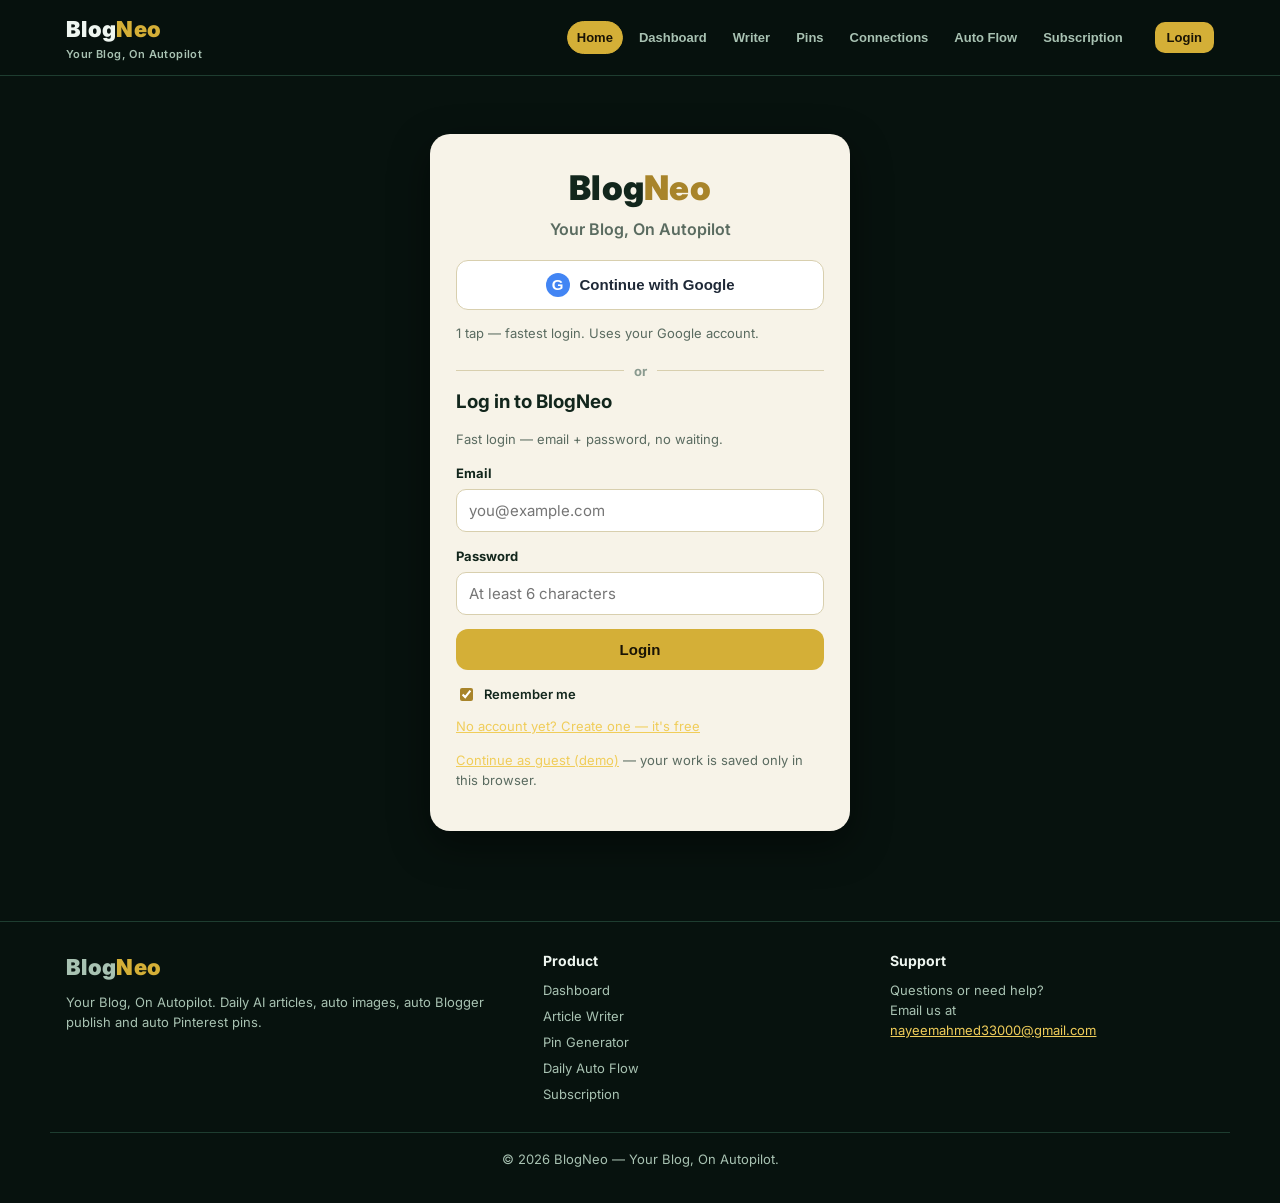
<file: index.html>
<!DOCTYPE html>
<html lang="en">
<head>
<meta charset="UTF-8">
<meta name="viewport" content="width=device-width, initial-scale=1.0">
<title>BlogNeo — Your Blog, On Autopilot</title>
<meta name="description" content="BlogNeo — Daily AI article, auto image, auto Blogger publish and auto Pinterest SEO + publish. Blog + Pinterest, full auto.">
<meta name="theme-color" content="#07120e">
<link rel="icon" href="data:image/svg+xml,%3Csvg xmlns='http://www.w3.org/2000/svg' viewBox='0 0 64 64'%3E%3Crect width='64' height='64' rx='14' fill='%2307120e'/%3E%3Ctext x='32' y='45' font-family='Arial,sans-serif' font-size='36' font-weight='900' fill='%23d4af37' text-anchor='middle'%3EB%3C/text%3E%3C/svg%3E">
<meta property="og:title" content="BlogNeo — Your Blog, On Autopilot">
<meta property="og:description" content="BlogNeo writes a daily SEO article, makes the images, publishes it to your Blogger blog, and publishes SEO pins to Pinterest — every day, on autopilot.">
<meta property="og:type" content="website">
<meta name="twitter:card" content="summary">
<meta name="twitter:title" content="BlogNeo — Your Blog, On Autopilot">
<meta name="twitter:description" content="BlogNeo writes a daily SEO article, makes the images, publishes it to your Blogger blog, and publishes SEO pins to Pinterest — every day, on autopilot.">
<link rel="preconnect" href="https://fonts.googleapis.com">
<link rel="preconnect" href="https://fonts.gstatic.com" crossorigin>
<link href="https://fonts.googleapis.com/css2?family=Inter:wght@400;600;700;800;900&display=swap" rel="stylesheet">
<link rel="stylesheet" href="styles.css">
</head>
<body>
<div id="bootSplash" class="boot-splash" aria-hidden="true">
  <div class="boot-logo">Blog<span>Neo</span></div>
  <div class="boot-spinner"></div>
  <p>Loading BlogNeo…</p>
</div>
<header class="topbar">
  <div class="topbar-in">
    <div class="logo">Blog<span>Neo</span><small>Your Blog, On Autopilot</small></div>
    <nav class="nav" id="nav">
      <button data-page="landing" class="active">Home</button>
      <button data-page="dashboard">Dashboard</button>
      <button data-page="writer">Writer</button>
      <button data-page="pins">Pins</button>
      <button data-page="connections">Connections</button>
      <button data-page="autoflow">Auto Flow</button>
      <button data-page="subscription">Subscription</button>
    </nav>
    <div class="auth-area" id="authArea">
      <button class="profile-btn" id="authProfileBtn" style="display:none" onclick="go('profile')" title="Your profile">
        <span class="avatar" id="authAvatar">B</span>
        <span class="auth-email" id="authEmail"></span>
      </button>
      <button class="btn small" id="btnLoginNav" onclick="go('login')">Login</button>
      <button class="btn small ghost" id="btnLogoutNav" style="display:none" onclick="logout()">Logout</button>
    </div>
  </div>
</header>

<main class="wrap">

<!-- LOGIN — fast login, first screen when logged out -->
<section class="page" id="page-login">
  <div class="login-card">
    <div class="login-logo">Blog<span>Neo</span></div>
    <p class="login-tag">Your Blog, On Autopilot</p>
    <button class="btn google-btn" onclick="loginWithGoogle()">
      <span class="g-logo">G</span> Continue with Google
    </button>
    <p class="small muted" id="googleNote">1 tap — fastest login. Uses your Google account.</p>
    <div class="divider"><span>or</span></div>
    <h3 id="authTitle" style="margin:4px 0 2px">Log in to BlogNeo</h3>
    <p class="small muted" id="authSub">Fast login — email + password, no waiting.</p>
    <label for="authName" id="authNameLabel" style="display:none">Your name</label>
    <input id="authName" placeholder="Your name" style="display:none" autocomplete="name">
    <label for="authEmailInput">Email</label>
    <input id="authEmailInput" type="email" placeholder="you@example.com" autocomplete="email">
    <label for="authPassword">Password</label>
    <input id="authPassword" type="password" placeholder="At least 6 characters" autocomplete="current-password">
    <p class="small" id="authError" style="color:#c0392b;display:none"></p>
    <button class="btn" id="authSubmit" style="width:100%;margin-top:14px" onclick="submitAuth()">Login</button>
    <label class="remember"><input type="checkbox" id="rememberMe" checked> Remember me</label>
    <p class="small" style="margin-top:12px"><a href="#" onclick="toggleAuthMode();return false;" id="authToggleLink">No account yet? Create one — it's free</a></p>
    <p class="small muted"><a href="#" onclick="continueAsGuest();return false;">Continue as guest (demo)</a> — your work is saved only in this browser.</p>
  </div>
</section>

<!-- EMAIL VERIFICATION -->
<section class="page" id="page-verify">
  <div class="login-card">
    <div class="login-logo">Blog<span>Neo</span></div>
    <h3 style="margin:6px 0 2px">Check your email</h3>
    <p class="small muted" id="verifyText">We sent a 6-digit code to your email. Enter it below — it expires in 10 minutes.</p>
    <label for="verifyCode">6-digit code</label>
    <input id="verifyCode" inputmode="numeric" maxlength="6" placeholder="••••••" autocomplete="one-time-code" style="letter-spacing:8px;font-size:22px;text-align:center">
    <p class="small" id="verifyError" style="color:#c0392b;display:none"></p>
    <button class="btn" style="width:100%;margin-top:14px" onclick="submitVerify()">Verify &amp; Log In</button>
    <div class="row" style="margin-top:12px">
      <button class="btn ghost small" onclick="resendCode()" id="resendBtn">Resend Code</button>
      <button class="btn ghost small" onclick="go('login')">Back to Login</button>
    </div>
    <p class="small muted" id="verifyNote">3 attempts max per code. Didn't get it? Check spam, then tap Resend.</p>
  </div>
</section>

<!-- PROFILE -->
<section class="page" id="page-profile">
  <div class="profile-card">
    <h2>Your Profile</h2>
    <p class="muted">Your name, address and contact number — shown only to you.</p>
    <div class="profile-head">
      <span class="avatar big" id="profileAvatar">B</span>
      <div>
        <div class="profile-head-name" id="profileHeadName">—</div>
        <div class="small muted" id="profileHeadEmail">—</div>
      </div>
      <span class="badge off" id="profilePlan">Free</span>
    </div>
    <label for="profileName">Name</label>
    <input id="profileName" placeholder="Your name" autocomplete="name" maxlength="100">
    <label for="profileEmail">Email</label>
    <input id="profileEmail" type="email" disabled>
    <p class="small muted">Your email cannot be changed — it is your login identity.</p>
    <label for="profileAddress">Address</label>
    <textarea id="profileAddress" placeholder="Your address" maxlength="500"></textarea>
    <label for="profilePhone">Contact Number</label>
    <input id="profilePhone" type="tel" placeholder="+880 1XXX-XXXXXX" autocomplete="tel" maxlength="20">
    <p class="small" id="profileError" style="color:#c0392b;display:none"></p>
    <div class="row" style="margin-top:16px">
      <button class="btn" id="profileSaveBtn" onclick="saveProfile()">Save Profile</button>
      <button class="btn ghost" onclick="go('dashboard')">Back to Dashboard</button>
    </div>
    <p class="small muted" id="profileSince" style="margin-top:14px"></p>
  </div>
</section>

<!-- LANDING -->
<section class="page active" id="page-landing">
  <div class="hero">
    <div class="hero-copy">
    <span class="pill">Blog + Pinterest, Full Auto</span>
    <h1>BlogNeo — Blog + Pinterest,<br><em>Full Auto</em></h1>
    <p>Pick a niche once. BlogNeo writes a daily SEO article, makes the images, publishes it to your Blogger blog, and publishes SEO pins to Pinterest — every day, on autopilot.</p>
    <div class="row" style="margin-top:18px">
      <button class="btn" onclick="go('writer')">Get Started — Write My First Article</button>
      <button class="btn ghost" onclick="go('autoflow')">See Daily Auto Flow</button>
    </div>
    <p class="trust"><span>Free to start</span><span class="trust-sep">·</span><span>Real AI articles</span><span class="trust-sep">·</span><span>Secure OAuth</span><span class="trust-sep">·</span><span>No card needed</span></p>
    <p class="small muted" style="margin-top:12px">No writing. No designing. No manual posting. Free to start — Pro ৳499/month for daily auto.</p>
    </div>
    <div class="preview" aria-hidden="true">
      <div class="preview-head"><span class="dot"></span><span class="dot"></span><span class="dot"></span><span class="preview-title">BlogNeo Dashboard</span></div>
      <div class="preview-row"><span>Blogger</span><span class="badge on">Connected</span></div>
      <div class="preview-row"><span>Pinterest</span><span class="badge on">Connected</span></div>
      <div class="preview-row"><span>Daily Auto Flow</span><span class="badge on">ON</span></div>
      <div class="preview-row"><span>Latest article</span><span class="preview-latest">Cozy small bedroom decor ideas</span></div>
    </div>
  </div>

  <div class="grid g3">
    <div class="card"><h3><svg class="ico" viewBox="0 0 24 24" fill="none" stroke="currentColor" stroke-width="2" stroke-linecap="round" stroke-linejoin="round" aria-hidden="true"><path d="M14 2H6a2 2 0 0 0-2 2v16a2 2 0 0 0 2 2h12a2 2 0 0 0 2-2V8z"/><path d="M14 2v6h6"/><line x1="8" y1="13" x2="16" y2="13"/><line x1="8" y1="17" x2="13" y2="17"/></svg>Daily AI Article</h3><p>Daily SEO articles from your niche — up to your plan's daily limit (Free 5/day, Pro 10/day) — H1, sections, tips, FAQ, meta description and slug, ready to publish.</p></div>
    <div class="card"><h3><svg class="ico" viewBox="0 0 24 24" fill="none" stroke="currentColor" stroke-width="2" stroke-linecap="round" stroke-linejoin="round" aria-hidden="true"><rect x="3" y="3" width="18" height="18" rx="2"/><circle cx="8.5" cy="8.5" r="1.5"/><path d="M21 15l-5-5L5 21"/></svg>Auto Image</h3><p>Cover + section images generated with every article. Clearly labelled as generated images.</p></div>
    <div class="card"><h3><svg class="ico" viewBox="0 0 24 24" fill="none" stroke="currentColor" stroke-width="2" stroke-linecap="round" stroke-linejoin="round" aria-hidden="true"><path d="M22 2L11 13"/><path d="M22 2l-7 20-4-9-9-4z"/></svg>Auto Blogger Publish</h3><p>Articles publish straight to your connected Blogger blog. No copy-paste.</p></div>
    <div class="card"><h3><svg class="ico" viewBox="0 0 24 24" fill="none" stroke="currentColor" stroke-width="2" stroke-linecap="round" stroke-linejoin="round" aria-hidden="true"><path d="M21 10c0 7-9 12-9 12s-9-5-9-12a9 9 0 0 1 18 0z"/><circle cx="12" cy="10" r="3"/></svg>Auto Pinterest SEO + Publish</h3><p>3 pin designs per article, with SEO title, description, hashtags and board — published to Pinterest.</p></div>
    <div class="card"><h3><svg class="ico" viewBox="0 0 24 24" fill="none" stroke="currentColor" stroke-width="2" stroke-linecap="round" stroke-linejoin="round" aria-hidden="true"><circle cx="12" cy="12" r="10"/><path d="M12 6v6l4 2"/></svg>Daily Auto Flow</h3><p>Set a niche and a time once. BlogNeo runs every day at that time.</p></div>
    <div class="card"><h3><svg class="ico" viewBox="0 0 24 24" fill="none" stroke="currentColor" stroke-width="2" stroke-linecap="round" stroke-linejoin="round" aria-hidden="true"><rect x="1" y="4" width="22" height="16" rx="2"/><line x1="1" y1="10" x2="23" y2="10"/></svg>Subscription</h3><p>Free to try. Pro ৳499/month unlocks 5 blogs, 5 Pinterest accounts and the daily auto flow.</p></div>
  </div>

  <h2 style="margin-top:34px">Simple pricing</h2>
  <div class="grid g2">
    <div class="card"><h3>Free</h3><div class="price">৳0<small> / month</small></div>
      <ul class="check"><li>1 blog — 5 articles / day</li><li>1 Pinterest account — 3 pins / day</li><li>Manual pins</li><li>No daily auto flow</li></ul>
      <button class="btn ghost" onclick="go('subscription')">Start Free</button></div>
    <div class="card" style="border-color:var(--gold)"><h3>Pro <span class="badge demo">Most popular</span></h3><div class="price">৳499<small> / month</small></div>
      <ul class="check"><li>5 blogs — 10 articles / day each</li><li>5 Pinterest accounts — 6 pins / day each</li><li>Daily auto article</li><li>Auto pins — Pinterest SEO + publish</li><li>Auto Blogger publish</li></ul>
      <button class="btn" onclick="go('subscription')">Upgrade to Pro</button></div>
  </div>

  <h2 style="margin-top:34px">How it works</h2>
  <div class="grid g3">
    <div class="card step"><span class="step-num">1</span><h3>Connect</h3><p>Connect your Blogger blog and Pinterest account in Connections. One tap each — just sign in and approve.</p></div>
    <div class="card step"><span class="step-num">2</span><h3>Pick a niche</h3><p>Enter a niche in Daily Auto Flow, pick a time, and turn it on.</p></div>
    <div class="card step"><span class="step-num">3</span><h3>Done</h3><p>Every day BlogNeo writes, makes images, publishes to Blogger and pins to Pinterest — on autopilot.</p></div>
  </div>
</section>

<!-- DASHBOARD -->
<section class="page" id="page-dashboard">
  <h2>Dashboard</h2><p>Your BlogNeo at a glance.</p>
  <div class="guest-banner" id="guestBanner" style="display:none">Guest demo — your work is saved only in this browser. <a href="#" onclick="go('login');return false;">Log in</a> to save it to your account.</div>
  <div class="grid g4">
    <div class="card"><div class="muted small">Articles Published</div><div class="big" id="statArticles">0</div></div>
    <div class="card"><div class="muted small">Pins Published</div><div class="big" id="statPins">0</div></div>
    <div class="card"><div class="muted small">Blogger</div><div class="big" id="statBlogger">Not connected</div></div>
    <div class="card"><div class="muted small">Pinterest</div><div class="big" id="statPinterest">Not connected</div></div>
  </div>
  <div class="grid g2" style="margin-top:14px">
    <div class="card"><h3>Daily Auto Flow</h3><p id="dashAuto">Off — turn it on in Daily Auto Flow.</p><button class="btn small" onclick="go('autoflow')">Open Daily Auto Flow</button></div>
    <div class="card"><h3>Your plan</h3><p id="dashPlan">Free plan</p><button class="btn small ghost" onclick="go('subscription')">View Subscription</button></div>
  </div>
  <div class="card" style="margin-top:14px"><h3>Latest article</h3><p id="dashLatest">No article yet. Generate one in Article Writer.</p><button class="btn small" onclick="go('writer')">Go to Article Writer</button></div>
  <div class="card" style="margin-top:14px" id="adsCard">
    <div style="display:flex;justify-content:space-between;align-items:center;gap:10px;flex-wrap:wrap">
      <h3 style="margin:0"><svg class="ico" viewBox="0 0 24 24" fill="none" stroke="currentColor" stroke-width="2" stroke-linecap="round" stroke-linejoin="round" aria-hidden="true"><line x1="12" y1="20" x2="12" y2="10"/><line x1="18" y1="20" x2="18" y2="4"/><line x1="6" y1="20" x2="6" y2="16"/></svg>Adsterra Earnings</h3>
      <span class="ads-range">
        <button class="btn small ghost" id="adsRange7" onclick="setAdsRange(7)">7 days</button>
        <button class="btn small ghost" id="adsRange30" onclick="setAdsRange(30)">30 days</button>
        <button class="btn small" onclick="loadAdStats(state.adsRange||30)">Refresh</button>
      </span>
    </div>
    <div id="adsBody"><p class="muted">Loading Adsterra stats…</p></div>
  </div>
  <div class="card" style="margin-top:14px"><h3>Recent activity</h3><div class="log" id="dashLog"><div>No activity yet.</div></div><button class="btn small ghost" onclick="clearLog()">Clear log</button></div>
</section>

<!-- ARTICLE WRITER -->
<section class="page" id="page-writer">
  <h2>Article Writer</h2><p>Enter a topic. BlogNeo writes a full SEO article and makes 3 images for it.</p>
  <label for="topic">Topic / Niche</label>
  <input id="topic" placeholder="Example: Cozy small bedroom decor ideas" value="Cozy small bedroom decor ideas">
  <div class="row">
    <div><label for="lang">Language</label><select id="lang"><option>English</option><option>Bangla (English script)</option></select></div>
    <div><label for="words">Word count</label><select id="words"><option>1000-1200</option><option selected>1200-1500</option><option>800-1000</option></select></div>
  </div>
  <div class="row">
    <div><label for="writerBlog">Publish to blog</label><select id="writerBlog"><option value="" disabled selected>Connect Blogger first</option></select></div>
  </div>
  <p class="small" id="writerUsage"></p>
  <div class="row" style="margin-top:16px">
    <button class="btn" onclick="generateArticle()">Generate Article + Images</button>
    <button class="btn ghost" onclick="saveDraft()">Save as Draft</button>
    <button class="btn green" onclick="publishArticle()">Publish to Blogger</button>
  </div>
  <p class="small muted" id="writerNote">Articles are generated by real AI (Workers AI) on the BlogNeo server — generation takes up to about 90 seconds. If the AI is unavailable, an offline template is used and clearly labelled as such. Images: 1 real AI cover image per article; canvas placeholders fill in when the image model fails.</p>
  <div id="articleOut" style="display:none;margin-top:18px">
    <h3 id="articleTitle"></h3>
    <p class="small muted" id="articleMeta"></p>
    <div class="article" id="articleText"></div>
    <h3 style="margin-top:18px">Generated images <span class="badge demo">Generated image</span></h3>
    <div class="grid g3" id="articleImages"></div>
    <div class="row" style="margin-top:12px">
      <button class="btn small" onclick="copyArticle()">Copy Article</button>
      <button class="btn small ghost" onclick="downloadArticle()">Download as .txt</button>
      <button class="btn small green" onclick="go('pins'); buildPinsFromArticle()">Make Pinterest Pins From This Article →</button>
    </div>
  </div>
</section>

<!-- PIN GENERATOR -->
<section class="page" id="page-pins">
  <h2>Pin Generator</h2><p>3 Pinterest pin designs from your article, with SEO title, description and hashtags.</p>
  <label for="pinTopic">Article topic (for the pins)</label>
  <input id="pinTopic" placeholder="Example: Cozy small bedroom decor ideas" value="Cozy small bedroom decor ideas">
  <div class="row">
    <div><label for="pinAccount">Pinterest account</label><select id="pinAccount"><option value="" disabled selected>Connect Pinterest first</option></select></div>
    <div><label for="pinBoard">Pinterest board</label><select id="pinBoard"><option value="" disabled selected>Pick an account first</option></select></div>
  </div>
  <p class="small" id="pinsUsage"></p>
  <div class="row" style="margin-top:16px">
    <button class="btn" onclick="generatePins()">Generate 3 Pins</button>
    <button class="btn green" onclick="publishPins()">Publish to Pinterest</button>
  </div>
  <p class="small muted">Pin size: 1000 × 1500 (2:3, Pinterest standard).</p>
  <div id="pinOut" style="display:none;margin-top:18px">
    <div class="grid g3" id="pinDesigns"></div>
    <div class="card" style="margin-top:14px"><h3>Selected pin — SEO for Pinterest</h3>
      <p class="small muted">Click a pin above to choose which one publishes.</p>
      <p><b>Title:</b> <span id="pinTitle"></span></p>
      <p><b>Description:</b> <span id="pinDesc"></span></p>
      <p><b>Hashtags:</b> <span id="pinTags"></span></p>
      <button class="btn small" onclick="copyPinSeo()">Copy SEO Text</button>
    </div>
  </div>
</section>

<!-- CONNECTIONS -->
<section class="page" id="page-connections">
  <h2>Connections</h2><p>Connect your Blogger blog and Pinterest account. Real OAuth pages open in a new tab.</p>
  <div class="grid g2">
    <div class="card"><h3><svg class="ico" viewBox="0 0 24 24" fill="none" stroke="currentColor" stroke-width="2" stroke-linecap="round" stroke-linejoin="round" aria-hidden="true"><circle cx="12" cy="12" r="10"/><line x1="2" y1="12" x2="22" y2="12"/><path d="M12 2a15.3 15.3 0 0 1 4 10 15.3 15.3 0 0 1-4 10 15.3 15.3 0 0 1-4-10 15.3 15.3 0 0 1 4-10z"/></svg>Blogger</h3><p>Status: <span class="badge off" id="badgeBlogger">Not connected</span></p>
      <p class="small muted">Connect your Blogger blog so articles can publish automatically. Connection state comes from the BlogNeo server — no manual marking.</p>
      <div class="row"><button class="btn small" id="btnConnectBlogger" onclick="connectBlogger()">Connect Blogger</button></div>
      <div id="blogList" style="margin-top:10px"></div>
      <div id="blogPicker" style="display:none; margin-top:10px">
        <label for="blogSelect">Add a blog</label>
        <select id="blogSelect"></select>
        <div class="row" style="margin-top:8px"><button class="btn small" id="blogSaveBtn" onclick="selectBlog()">Add Blog</button></div>
        <p class="small muted" id="blogLockNote"></p>
      </div>
      <button class="btn small ghost" onclick="disconnect('blogger')" style="margin-top:8px">Disconnect</button></div>
    <div class="card"><h3><svg class="ico" viewBox="0 0 24 24" fill="none" stroke="currentColor" stroke-width="2" stroke-linecap="round" stroke-linejoin="round" aria-hidden="true"><path d="M21 10c0 7-9 12-9 12s-9-5-9-12a9 9 0 0 1 18 0z"/><circle cx="12" cy="10" r="3"/></svg>Pinterest</h3><p>Status: <span class="badge off" id="badgePinterest">Not connected</span></p>
      <p class="small muted" id="pinterestAccountLine" style="display:none">Account: <b id="pinterestAccountName"></b></p>
      <p class="small muted">Connect Pinterest so pins can publish automatically. Connection state comes from the BlogNeo server — no manual marking.</p>
      <div class="row"><button class="btn small" id="btnConnectPinterest" onclick="connectPinterest()">Connect Pinterest</button></div>
      <div id="pinAccountList" style="margin-top:10px"></div>
      <p class="small muted" id="pinLimitNote"></p>
      <button class="btn small ghost" id="btnAddPinterest" style="display:none;margin-top:8px" onclick="connectPinterest()">Connect another account</button>
      <button class="btn small ghost" onclick="disconnect('pinterest')" style="margin-top:8px">Disconnect</button></div>
    <div class="card" style="grid-column:1/-1"><h3><svg class="ico" viewBox="0 0 24 24" fill="none" stroke="currentColor" stroke-width="2" stroke-linecap="round" stroke-linejoin="round" aria-hidden="true"><line x1="12" y1="20" x2="12" y2="10"/><line x1="18" y1="20" x2="18" y2="4"/><line x1="6" y1="20" x2="6" y2="16"/></svg>Adsterra — see your ad earnings</h3><p>Status: <span class="badge off" id="badgeAdsterra">Not connected</span> <span class="small muted" id="adsTokenSaved" style="display:none">Token saved — your earnings show on the Dashboard.</span></p>
      <p class="small muted">Paste your Adsterra API token to see your ad earnings on the Dashboard. Get it from your Adsterra account → Settings → API. The token stays on the BlogNeo server, encrypted — it is never shown again. <b>Important:</b> Adsterra allows only one valid token at a time — paste the SAME token you already use in your other tools. Generating a new token would stop your earnings showing there.</p>
      <label for="adsToken">Adsterra API token</label>
      <input id="adsToken" type="password" placeholder="Paste your Adsterra API token here…" autocomplete="off">
      <div class="row" style="margin-top:10px">
        <button class="btn small" id="adsSaveBtn" onclick="saveAdsterraToken()">Save Token</button>
        <button class="btn small ghost" id="adsRemoveBtn" style="display:none" onclick="removeAdsterraToken()">Remove Token</button>
      </div>
      <p class="small" id="adsMsg" style="display:none"></p></div>
  </div>
  <details><summary>What happens when I click Connect?</summary>
    <p>Clicking Connect opens the sign-in page of Google (for Blogger) or Pinterest in a new tab. Sign in, check what BlogNeo can access, and approve. You come straight back to BlogNeo, and your connection shows as Connected. You can disconnect anytime from this page — BlogNeo never sees your password.</p>
  </details>
</section>

<!-- DAILY AUTO FLOW -->
<section class="page" id="page-autoflow">
  <h2>Daily Auto Flow</h2><p>Set it once. BlogNeo runs every day at your time — article + images + Blogger publish + Pinterest pins.</p>
  <div class="card">
    <label for="autoNiche">Niche</label>
    <input id="autoNiche" placeholder="Example: Cozy home decor" value="Cozy home decor">
    <div class="row">
      <div><label for="autoTime">Run time (daily)</label><input id="autoTime" type="time" value="08:00"></div>
      <div><label>Articles per day</label><select id="autoCount"><option value="0" selected>Plan limit</option><option>1</option><option>2</option><option>3</option><option>4</option><option>5</option><option>6</option><option>7</option><option>8</option><option>9</option><option>10</option></select></div>
    </div>
    <div class="row">
      <div><label for="autoBlog">Blogger blog</label><select id="autoBlog"><option value="" disabled selected>Connect Blogger first</option></select></div>
      <div><label for="autoAccount">Pinterest account</label><select id="autoAccount"><option value="" disabled selected>Connect Pinterest first</option></select></div>
    </div>
    <div class="row">
      <div><label for="autoBoard">Pinterest board</label><select id="autoBoard"><option value="" disabled selected>Pick an account first</option></select></div>
    </div>
    <p class="small" id="autoUsage"></p>
    <div class="row" style="margin-top:18px;align-items:center">
      <label class="switch"><input type="checkbox" id="autoToggle" onchange="toggleAuto()"><span class="slider"></span></label>
      <b id="autoState">Auto Flow is OFF</b>
      <span class="badge off" id="autoBadge">OFF</span>
    </div>
    <p id="nextRun" class="muted">Next run: — (turn Auto Flow ON to schedule)</p>
    <div class="row">
      <button class="btn" onclick="runNow()"><svg class="ico ico-sm" viewBox="0 0 24 24" fill="currentColor" aria-hidden="true"><path d="M7 4.5v15l13-7.5z"/></svg>Run Now (server)</button>
      <button class="btn ghost" onclick="go('writer')">Open Article Writer</button>
    </div>
    <p class="small muted">"Run Now" runs the auto flow right away: it generates a real AI article for your niche and publishes it to Blogger if connected. The daily run happens automatically at your time once you turn Auto Flow on — Free runs up to 5 articles and 3 pins a day, Pro up to 10 articles and 6 pins a day.</p>
  </div>
  <div class="card" style="margin-top:14px"><h3>Run log</h3><div class="log" id="runLog"><div>No runs yet.</div></div><button class="btn small ghost" onclick="clearLog()">Clear log</button></div>
</section>

<!-- SUBSCRIPTION -->
<section class="page" id="page-subscription">
  <h2>Subscription</h2><p>Free to start. Pro unlocks the daily auto flow.</p>
  <p>Current plan: <span class="badge off" id="planBadge">Free</span> <span id="planNote"></span></p>
  <div class="grid g2">
    <div class="card"><h3>Free</h3><div class="price">৳0<small> / month</small></div>
      <ul class="check"><li>1 blog — 5 articles / day</li><li>1 Pinterest account — 3 pins / day</li><li>Manual pins</li><li>No daily auto flow</li></ul>
      <button class="btn ghost" onclick="chooseFree()">Use Free Plan</button></div>
    <div class="card" style="border-color:var(--gold)"><h3>Pro</h3><div class="price">৳499<small> / month</small></div>
      <ul class="check"><li>5 blogs — 10 articles / day each</li><li>5 Pinterest accounts — 6 pins / day each</li><li>Daily auto article</li><li>Auto pins — Pinterest SEO + publish</li><li>Auto Blogger publish</li></ul>
      <button class="btn" onclick="showProPay()">Upgrade to Pro — ৳499/month</button></div>
  </div>
  <div class="card" id="payBox" style="display:none;margin-top:14px"><h3>Pay for Pro — manual payment</h3>
    <p>1. Pay <b>৳499</b> by bKash or Nagad (Send Money).<br>
    2. Send the payment screenshot + your BlogNeo account email to <b>nayeemahmed33000@gmail.com</b>.<br>
    3. Pro will be activated within 24 hours after confirmation.</p>
    <p class="small muted">No bKash / Nagad number is printed here — the number is shared after you contact the email above. Do not send money to any other number.</p>
    <div class="row"><button class="btn green" onclick="markPaid()">I paid — mark as Pending</button><button class="btn ghost" onclick="document.getElementById('payBox').style.display='none'">Close</button></div>
  </div>
  <details><summary>What do I get after Pro is activated?</summary><p>Daily auto article, auto images, auto Blogger publish and auto Pinterest pins — for up to 5 blogs (10 articles/day each) and 5 Pinterest accounts (6 pins/day each). Free stays limited to 1 blog (5 articles/day) and 1 Pinterest account (3 pins/day), manual pins only.</p></details>
</section>

</main>
<footer>
  <div class="wrap footer-grid">
    <div>
      <div class="logo">Blog<span>Neo</span></div>
      <p style="margin:8px 0 0">Your Blog, On Autopilot. Daily AI articles, auto images, auto Blogger publish and auto Pinterest pins.</p>
    </div>
    <div>
      <h4>Product</h4>
      <ul>
        <li><a href="#" onclick="go('dashboard');return false;">Dashboard</a></li>
        <li><a href="#" onclick="go('writer');return false;">Article Writer</a></li>
        <li><a href="#" onclick="go('pins');return false;">Pin Generator</a></li>
        <li><a href="#" onclick="go('autoflow');return false;">Daily Auto Flow</a></li>
        <li><a href="#" onclick="go('subscription');return false;">Subscription</a></li>
      </ul>
    </div>
    <div>
      <h4>Support</h4>
      <p style="margin:0">Questions or need help?<br>Email us at<br><a href="mailto:nayeemahmed33000@gmail.com">nayeemahmed33000@gmail.com</a></p>
    </div>
  </div>
  <div class="wrap footer-bottom">© 2026 BlogNeo — Your Blog, On Autopilot.</div>
</footer>
<div class="toast" id="toast"></div>
<script src="app.js"></script>
</body>
</html>
</file>
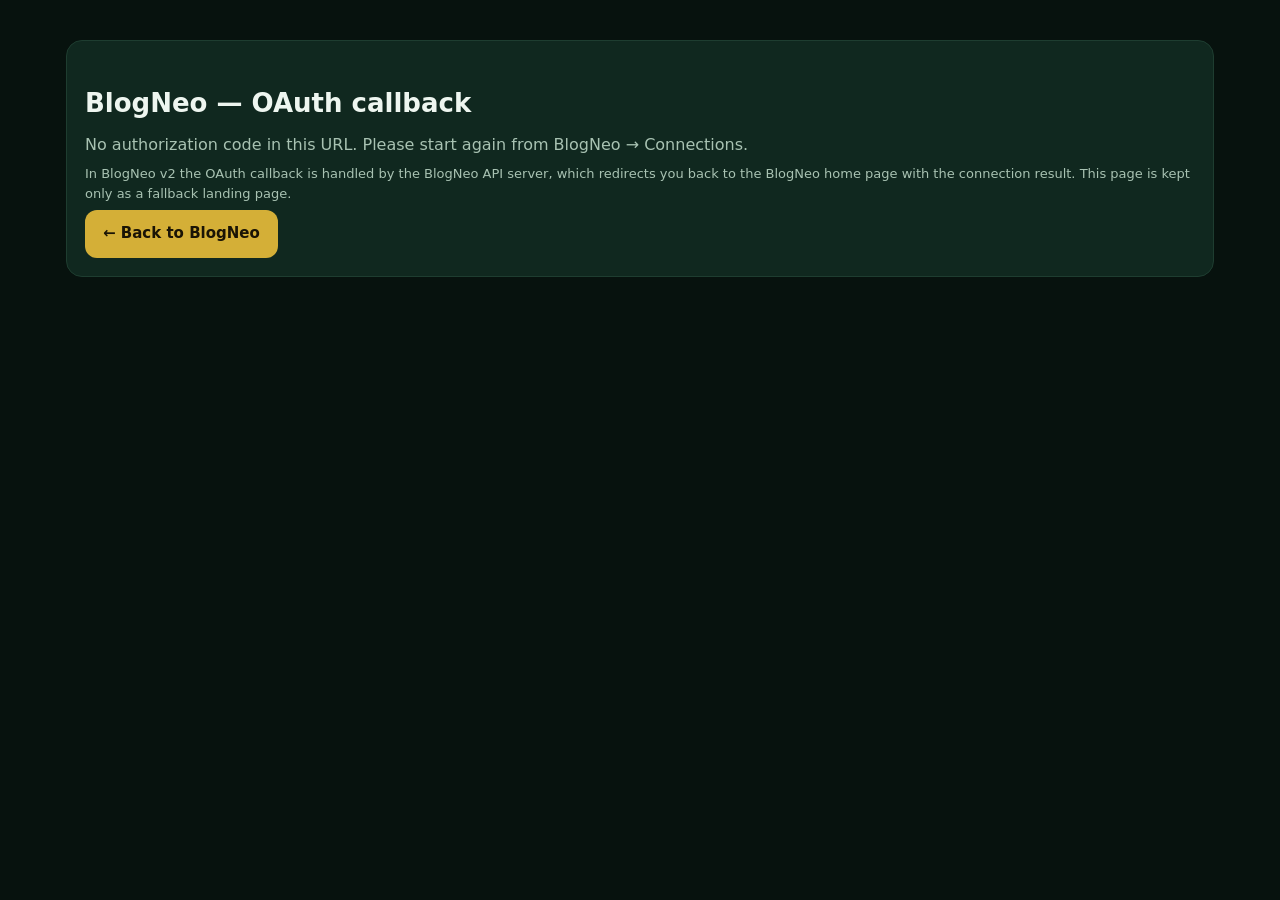
<file: oauth-callback.html>
<!DOCTYPE html>
<html lang="en">
<head>
<meta charset="UTF-8">
<meta name="viewport" content="width=device-width, initial-scale=1.0">
<title>BlogNeo — Connected</title>
<link rel="stylesheet" href="styles.css">
</head>
<body>
<main class="wrap" style="padding:40px 16px">
  <div class="card">
    <h2>BlogNeo — OAuth callback</h2>
    <p id="msg">Checking the result…</p>
    <p class="small muted">In BlogNeo v2 the OAuth callback is handled by the BlogNeo API server, which redirects you back to the BlogNeo home page with the connection result. This page is kept only as a fallback landing page.</p>
    <a class="btn" href="index.html">← Back to BlogNeo</a>
  </div>
</main>
<script>
const q = new URLSearchParams(location.search);
const el = document.getElementById('msg');
if (q.get('code')) el.textContent = 'An authorization code was received, but this page is not the callback any more — please start again from BlogNeo → Connections (the API server handles the exchange).';
else if (q.get('error')) el.textContent = 'Authorization was not completed: ' + q.get('error') + '. Please try again from Connections.';
else el.textContent = 'No authorization code in this URL. Please start again from BlogNeo → Connections.';
</script>
</body>
</html>
</file>
<file: styles.css>
:root{
  --bg:#07120e; --bg2:#0b1f18; --card:#10281f; --card2:#0d211a;
  --line:#1e3d30; --text:#eef6f0; --muted:#a8c2b2; --gold:#d4af37;
  --gold2:#f0cd5a; --green:#1fae6b; --green2:#27c47e; --red:#e06a5a;
  --radius:16px;
}
*{box-sizing:border-box}
html{scroll-behavior:smooth;scroll-padding-top:90px}
body{margin:0;font-family:Inter,system-ui,-apple-system,Segoe UI,Roboto,Arial,sans-serif;background:var(--bg);color:var(--text);line-height:1.55}
a{color:var(--gold2)}
img,canvas{max-width:100%}
.wrap{max-width:1180px;margin:0 auto;padding:0 16px}
.topbar{position:sticky;top:0;z-index:20;background:rgba(7,18,14,.94);backdrop-filter:blur(8px);border-bottom:1px solid var(--line)}
.topbar-in{display:flex;align-items:center;gap:14px;flex-wrap:wrap;padding:12px 16px;max-width:1180px;margin:0 auto}
.logo{font-weight:900;font-size:22px;letter-spacing:.3px;white-space:nowrap}
.logo span{color:var(--gold)}
.logo small{display:block;font-size:11px;color:var(--muted);font-weight:600;letter-spacing:.4px}
.nav{display:flex;gap:6px;flex-wrap:wrap;margin-left:auto}
.nav button{background:transparent;border:1px solid transparent;color:var(--muted);padding:8px 9px;border-radius:999px;cursor:pointer;font-weight:700;font-size:13px}
.nav button:hover{color:var(--text);border-color:var(--line)}
.nav button.active{background:var(--gold);color:#1a1405;border-color:var(--gold)}
.btn{display:inline-block;background:var(--gold);color:#1a1405;border:0;padding:12px 18px;border-radius:12px;font-weight:800;cursor:pointer;font-size:15px;text-decoration:none;transition:background .15s ease,transform .15s ease,box-shadow .15s ease}
.btn:hover{background:var(--gold2);box-shadow:0 6px 18px rgba(212,175,55,.25)}
.btn:active{transform:translateY(1px)}
.btn:focus-visible,.nav button:focus-visible,input:focus-visible,select:focus-visible,textarea:focus-visible{outline:2px solid var(--gold2);outline-offset:2px}
.btn.ghost{background:transparent;color:var(--text);border:1px solid var(--line)}
.btn.green{background:var(--green);color:#04140c}
.btn.small{padding:8px 12px;font-size:13px;border-radius:10px}
.btn:disabled{opacity:.55;cursor:not-allowed}
.btn.connected{background:#123f2c;color:#7be3a8;border:1px solid #1e5c3a;opacity:1;cursor:default}
.page{display:none;padding:28px 0 60px}
.page.active{display:block}
.boot-splash{position:fixed;inset:0;z-index:200;background:var(--bg);display:flex;flex-direction:column;align-items:center;justify-content:center;gap:14px}
.boot-splash .boot-logo{font-weight:900;font-size:38px;letter-spacing:.3px}
.boot-splash .boot-logo span{color:var(--gold)}
.boot-splash p{color:var(--muted);font-weight:600;margin:0}
.boot-spinner{width:34px;height:34px;border:3px solid var(--line);border-top-color:var(--gold);border-radius:50%;animation:bootspin 1s linear infinite}
@keyframes bootspin{to{transform:rotate(360deg)}}
.hero{padding:34px 0 10px;text-align:left;background:radial-gradient(ellipse 62% 55% at 28% 0%,rgba(212,175,55,.16),transparent 70%)}
@media(min-width:900px){.hero{display:grid;grid-template-columns:1.05fr .95fr;gap:36px;align-items:center}.hero .preview{margin-top:0;max-width:none}}
.hero h1{font-size:clamp(32px,6vw,56px);line-height:1.05;margin:8px 0 12px}
.hero h1 em{background:linear-gradient(90deg,var(--gold),var(--gold2));-webkit-background-clip:text;background-clip:text;color:transparent;font-style:normal}
.hero p{color:var(--muted);font-size:17px;max-width:680px}
.trust{display:flex;gap:10px;flex-wrap:wrap;align-items:center;color:var(--muted);font-size:13px;font-weight:700;margin:18px 0 0}
.trust-sep{color:var(--gold)}
.ico{width:20px;height:20px;vertical-align:-4px;margin-right:7px;color:var(--gold);flex:0 0 auto}
.ico-sm{width:15px;height:15px;vertical-align:-2px;margin-right:6px;color:inherit}
.preview{margin-top:26px;max-width:520px;background:linear-gradient(180deg,#10281f,#0b1f18);border:1px solid var(--line);border-radius:var(--radius);padding:14px 18px 8px;box-shadow:0 18px 40px rgba(0,0,0,.35)}
.preview-head{display:flex;align-items:center;gap:6px;margin-bottom:6px}
.preview-head .dot{width:10px;height:10px;border-radius:50%;background:#1e3d30}
.preview-head .dot:first-child{background:var(--gold)}
.preview-title{margin-left:8px;font-weight:800;font-size:13px;color:var(--muted)}
.preview-row{display:flex;justify-content:space-between;align-items:center;gap:12px;padding:10px 0;border-top:1px solid #12291f;font-size:14px}
.preview-row>span:first-child{color:var(--muted)}
.preview-latest{color:var(--text);font-weight:700;text-align:right}
.step-num{display:inline-flex;align-items:center;justify-content:center;width:34px;height:34px;border-radius:50%;background:var(--gold);color:#1a1405;font-weight:900;margin-bottom:10px}
.pill{display:inline-block;background:#132e23;border:1px solid var(--line);color:var(--gold2);padding:6px 12px;border-radius:999px;font-size:13px;font-weight:700}
.grid{display:grid;gap:14px}
.g2{grid-template-columns:repeat(2,1fr)}
.g3{grid-template-columns:repeat(3,1fr)}
.g4{grid-template-columns:repeat(4,1fr)}
@media(max-width:760px){.g2,.g3,.g4{grid-template-columns:1fr 1fr}.nav{margin-left:0}}
@media(max-width:480px){.g2,.g3,.g4{grid-template-columns:1fr}}
.card{background:var(--card);border:1px solid var(--line);border-radius:var(--radius);padding:18px;transition:transform .18s ease,box-shadow .18s ease,border-color .18s ease}
.card:hover{transform:translateY(-3px);box-shadow:0 10px 28px rgba(0,0,0,.35);border-color:#2a5741}
.card h3{margin:0 0 8px;font-size:17px}
.card p{color:var(--muted);margin:6px 0}
.card .big{font-size:30px;font-weight:900;line-height:1.1}
.muted{color:var(--muted)}
.small{font-size:13px}
.gold{color:var(--gold2)}
.green{color:var(--green2)}
h2{font-size:26px;margin:24px 0 10px}
.page>h2:first-child{margin-top:2px}
h2 + p{color:var(--muted)}
label{display:block;font-weight:700;font-size:13px;margin:14px 0 6px}
input,select,textarea{width:100%;background:#08170f;border:1px solid var(--line);color:var(--text);border-radius:10px;padding:11px 12px;font-size:15px;font-family:inherit}
textarea{min-height:90px;resize:vertical}
input:focus,select:focus,textarea:focus{outline:2px solid var(--gold);outline-offset:1px}
.row{display:flex;gap:10px;flex-wrap:wrap;align-items:center}
.row>*{flex:1;min-width:140px}
.badge{display:inline-block;padding:4px 10px;border-radius:999px;font-size:12px;font-weight:800}
.badge.on{background:#123f2c;color:#7be3a8}
.badge.off{background:#3a241f;color:#f0a08f}
.badge.demo{background:#3a2f10;color:var(--gold2)}
.article{white-space:pre-wrap;background:#08170f;border:1px solid var(--line);border-radius:12px;padding:16px;font-size:15px}
.pin-canvas,.art-canvas{width:100%;border-radius:12px;border:1px solid var(--line);display:block;background:#123528}
.pin-card{border:2px solid transparent;border-radius:14px;padding:8px;cursor:pointer;background:var(--card)}
.pin-card.selected{border-color:var(--gold);box-shadow:0 0 0 3px rgba(212,175,55,.3)}
.pin-card-text p{margin:8px 2px;font-size:13px;line-height:1.5;overflow-wrap:anywhere}
.pin-selected-badge{display:none;margin:6px 2px 0;font-size:12px;font-weight:700;color:var(--gold2)}
.pin-card.selected .pin-selected-badge{display:block}
.log{background:#08170f;border:1px solid var(--line);border-radius:12px;padding:12px;max-height:260px;overflow:auto;font-size:13px}
.log div{padding:7px 4px;border-bottom:1px solid #12291f}
.log div:last-child{border-bottom:0}
.toast{position:fixed;left:50%;bottom:18px;transform:translateX(-50%);background:#f0cd5a;color:#1a1405;padding:12px 16px;border-radius:12px;font-weight:800;z-index:99;box-shadow:0 10px 30px rgba(0,0,0,.5);max-width:92vw;text-align:center;display:none}
.switch{position:relative;display:inline-block;width:56px;height:30px;flex:0 0 auto}
.switch input{opacity:0;width:0;height:0}
.slider{position:absolute;inset:0;background:#33473c;border-radius:999px;cursor:pointer;transition:.2s}
.slider:before{content:"";position:absolute;width:22px;height:22px;left:4px;top:4px;background:#fff;border-radius:50%;transition:.2s}
.switch input:checked + .slider{background:var(--green)}
.switch input:checked + .slider:before{transform:translateX(26px)}
.price{font-size:34px;font-weight:900}
.price small{font-size:14px;color:var(--muted);font-weight:600}
.check{list-style:none;padding:0;margin:10px 0}
.check li{padding:5px 0;color:var(--muted)}
.check li:before{content:"✓ ";color:var(--green2);font-weight:900}
.auth-area{display:flex;gap:8px;align-items:center;margin-left:8px}
.auth-email{font-size:13px;font-weight:700;color:var(--gold2);max-width:130px;overflow:hidden;text-overflow:ellipsis;white-space:nowrap}
.login-card{max-width:420px;margin:30px auto;background:#f7f3e8;color:#12261c;border-radius:20px;padding:28px 26px;box-shadow:0 14px 40px rgba(0,0,0,.45)}
.login-card h3{color:#12261c}
.login-card .muted{color:#5a6b60}
.login-card label{color:#12261c}
.login-card input{background:#fff;border:1px solid #d8cfae;color:#12261c}
.login-card input:focus{outline:2px solid var(--gold)}
.login-logo{font-weight:900;font-size:34px;letter-spacing:.3px;text-align:center}
.login-logo span{color:#a8842a}
.login-tag{text-align:center;color:#5a6b60;margin:2px 0 18px;font-weight:600}
.google-btn{width:100%;background:#fff;color:#1f2937;border:1px solid #d8cfae;display:flex;align-items:center;justify-content:center;gap:10px}
.google-btn:hover{background:#f0ead2}
.g-logo{display:inline-flex;align-items:center;justify-content:center;width:24px;height:24px;border-radius:50%;background:#4285f4;color:#fff;font-weight:900;font-size:15px}
.divider{display:flex;align-items:center;gap:10px;margin:18px 0 6px;color:#8a9a8f;font-size:13px;font-weight:700}
.divider:before,.divider:after{content:"";flex:1;height:1px;background:#d8cfae}
.remember{display:flex;align-items:center;gap:8px;margin-top:14px;font-weight:600;font-size:13px;color:#12261c}
.remember input{width:auto;accent-color:#a8842a}
.guest-banner{background:#3a2f10;border:1px solid var(--gold);color:var(--gold2);border-radius:12px;padding:10px 14px;margin:14px 0;font-size:13px;font-weight:700}
footer{border-top:1px solid var(--line);padding:28px 0 34px;color:var(--muted);font-size:13px}
.footer-grid{display:grid;grid-template-columns:1.4fr 1fr 1fr;gap:24px}
.footer-grid h4{margin:0 0 8px;font-size:14px;color:var(--text)}
.footer-grid ul{list-style:none;padding:0;margin:0}
.footer-grid ul li{margin:6px 0}
.footer-grid ul a{color:var(--muted);text-decoration:none}
.footer-grid ul a:hover{color:var(--gold2)}
.footer-bottom{border-top:1px solid var(--line);margin-top:22px;padding-top:16px;text-align:center}
@media(max-width:760px){.footer-grid{grid-template-columns:1fr}}
details{background:#08170f;border:1px solid var(--line);border-radius:12px;padding:12px 14px;margin-top:12px}
details summary{cursor:pointer;font-weight:800}

/* ---------- Adsterra earnings ---------- */
.ads-range{display:flex;gap:6px;align-items:center;flex-wrap:wrap}
.ads-range button.chosen{background:var(--gold);color:#1a1405;border-color:var(--gold)}
.ads-nums{display:grid;grid-template-columns:repeat(6,1fr);gap:10px;margin-top:12px}
@media(max-width:760px){.ads-nums{grid-template-columns:repeat(3,1fr)}}
.ads-nums small{display:block;color:var(--muted);font-size:11px;text-transform:uppercase;letter-spacing:.5px}
.ads-nums b{font-size:18px}
.ads-bars{display:flex;align-items:flex-end;gap:3px;height:64px;margin-top:16px}
.ads-bar{flex:1;display:flex;align-items:flex-end;height:100%}
.ads-bar i{display:block;width:100%;background:linear-gradient(180deg,var(--gold2),var(--gold));border-radius:3px 3px 0 0;min-height:2px}
.ads-bars-foot{display:flex;justify-content:space-between;color:var(--muted);font-size:12px;margin-top:6px;gap:8px;flex-wrap:wrap}
.ads-empty{padding:22px 6px;text-align:center;color:var(--muted);line-height:1.6}

/* ---------- Profile ---------- */
.profile-btn{display:inline-flex;align-items:center;gap:8px;background:transparent;border:1px solid var(--line);border-radius:999px;padding:4px 12px 4px 4px;cursor:pointer;color:var(--text);font:inherit}
.profile-btn:hover{border-color:var(--gold)}
.avatar{flex:0 0 auto;width:28px;height:28px;border-radius:50%;background:var(--gold);color:#1a1405;display:inline-flex;align-items:center;justify-content:center;font-weight:900;font-size:14px}
.avatar.big{width:52px;height:52px;font-size:22px}
.profile-card{max-width:560px;margin:10px auto;background:var(--card);border:1px solid var(--line);border-radius:var(--radius);padding:24px}
.profile-card h2{margin:0 0 4px}
.profile-head{display:flex;align-items:center;gap:14px;margin:16px 0 6px}
.profile-head>div{flex:1;min-width:0}
.profile-head-name{font-weight:800;font-size:18px;overflow:hidden;text-overflow:ellipsis;white-space:nowrap}
.profile-card input:disabled{opacity:.6;cursor:not-allowed}
</file>
